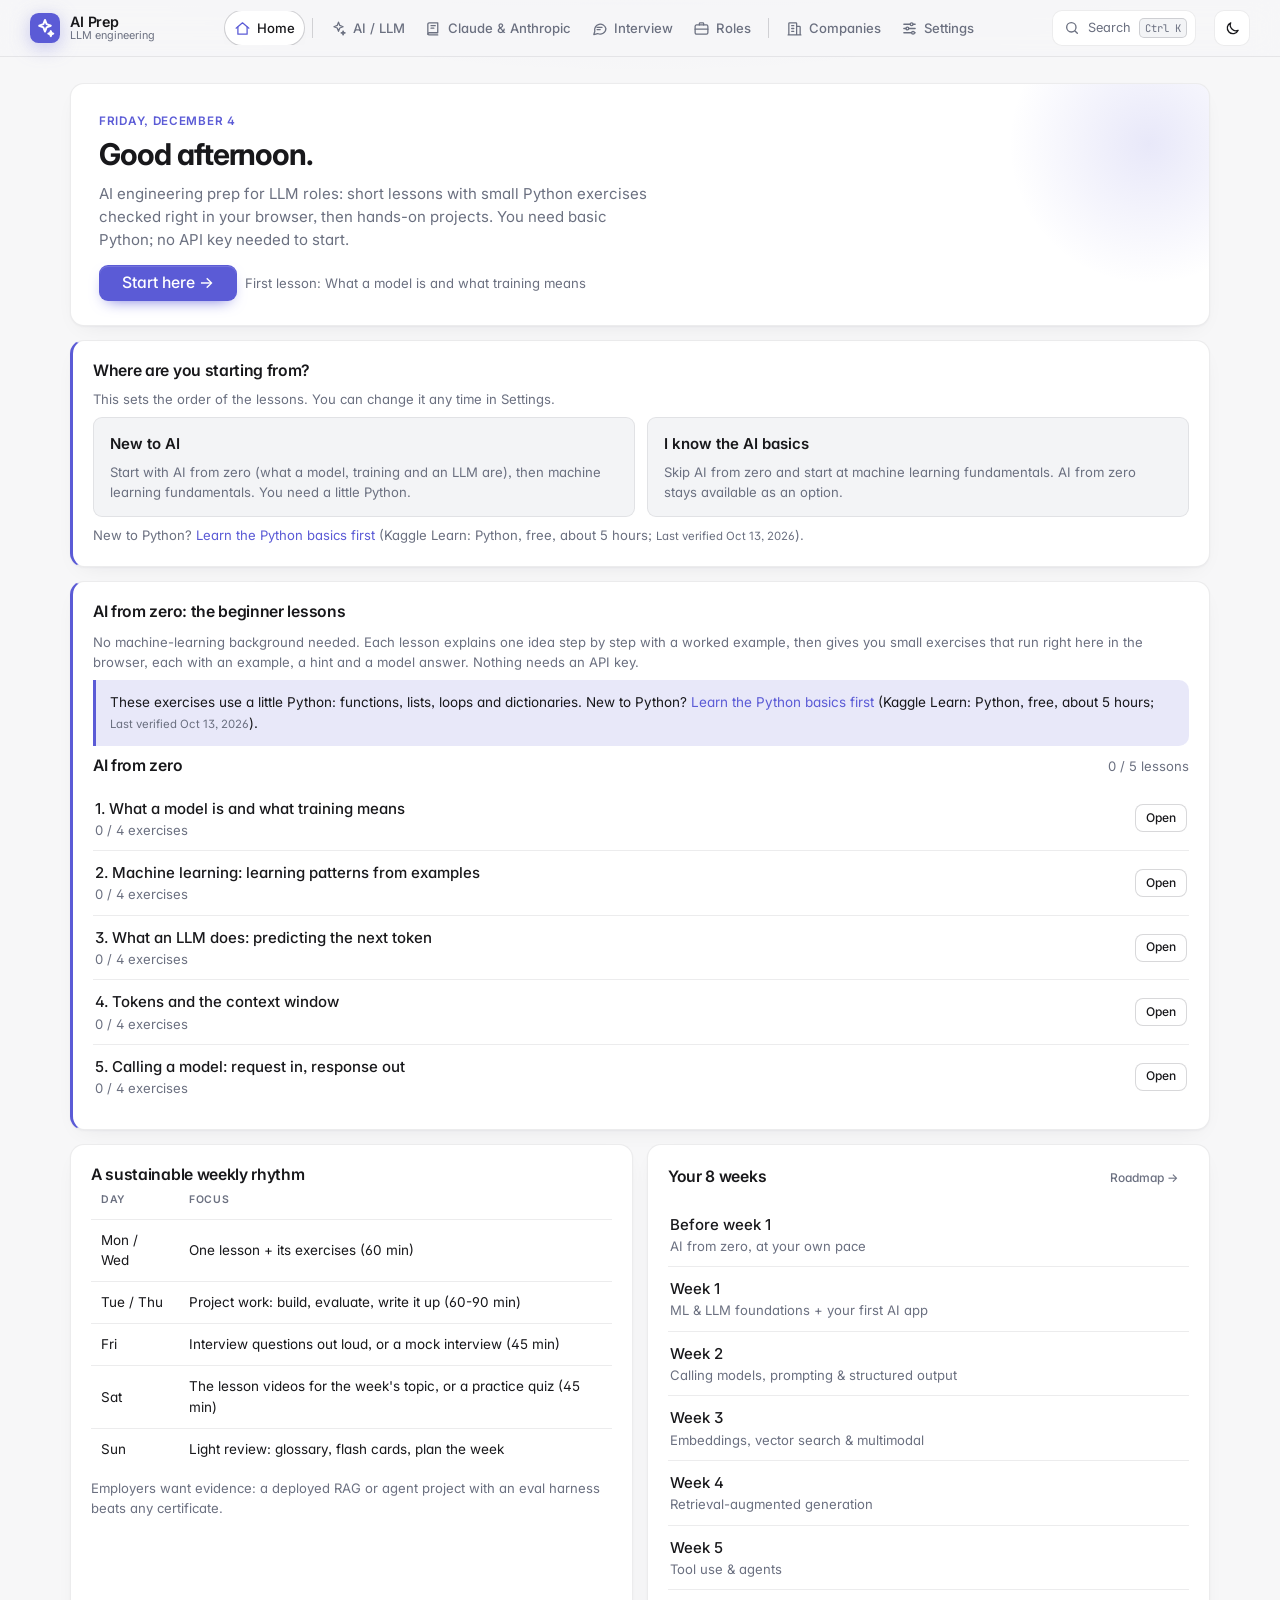
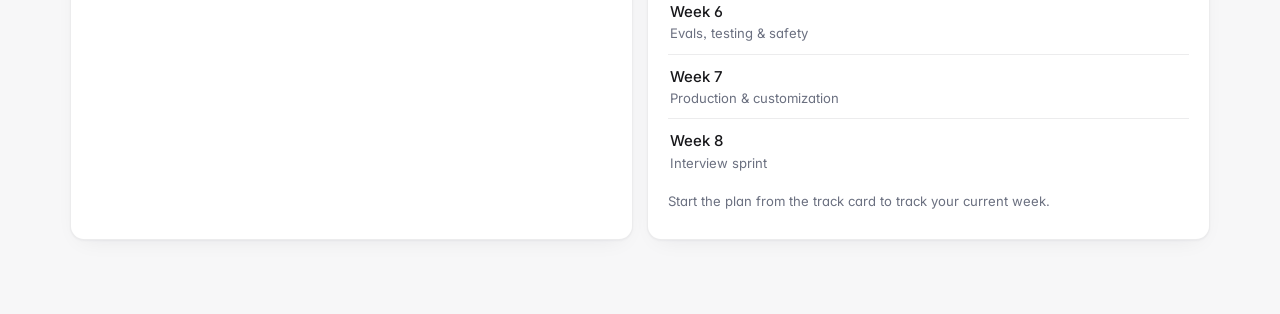
<file: index.html>
<!doctype html>
<html lang="en" data-theme="light">
<head>
<meta charset="utf-8">
<meta name="viewport" content="width=device-width, initial-scale=1">
<title>AI / LLM Prep</title>
<link rel="preconnect" href="https://fonts.googleapis.com">
<link rel="preconnect" href="https://fonts.gstatic.com" crossorigin>
<link rel="stylesheet" href="https://fonts.googleapis.com/css2?family=Inter:wght@400;500;600;700&family=JetBrains+Mono:wght@400;500&display=swap">
<script>
  // Apply the saved theme before first paint so there's no flash.
  (function () {
    var s = {};
    try { s = JSON.parse(localStorage.getItem("ai-prep-v1")) || {}; } catch (e) {}
    var t = s.theme || "system", r = document.documentElement;
    if (t === "system") t = window.matchMedia && matchMedia("(prefers-color-scheme: dark)").matches ? "dark" : "light";
    r.setAttribute("data-theme", t);
    r.setAttribute("data-density", s.density || "comfortable");
    r.style.fontSize = { s: "14px", m: "15px", l: "16.5px" }[s.fontSize || "m"];
    if (s.accent) r.style.setProperty("--accent", s.accent);
  })();
</script>
<link rel="stylesheet" href="style.css">
</head>
<body>
<header class="topbar">
  <div class="topbar-inner">
    <button class="brand" id="brand" title="Go to Home">
      <svg class="logo" viewBox="0 0 28 28" aria-hidden="true"><rect width="28" height="28" rx="8" fill="var(--accent)"/><g transform="translate(4 4) scale(.833)" fill="none" stroke="var(--accent-ink)" stroke-width="2.2" stroke-linecap="round" stroke-linejoin="round"><path d="M12 3l1.8 4.7L18.5 9.5l-4.7 1.8L12 16l-1.8-4.7L5.5 9.5l4.7-1.8z"/><path d="M18.5 15.5l.8 2 2 .8-2 .8-.8 2-.8-2-2-.8 2-.8z"/></g></svg>
      <span class="brand-text"><b>AI Prep</b><small>LLM engineering</small></span>
    </button>
    <nav id="nav" aria-label="Main">
      <button title="Home" data-nav="home" class="active"><svg viewBox="0 0 24 24"><path d="M3 11.5 12 4l9 7.5"/><path d="M5.5 10v10h13V10"/></svg><span>Home</span></button>
      <span class="nav-sep" aria-hidden="true"></span>
      <button title="AI / LLM" data-track="ai"><svg viewBox="0 0 24 24"><path d="M12 3l1.8 4.7L18.5 9.5l-4.7 1.8L12 16l-1.8-4.7L5.5 9.5l4.7-1.8z"/><path d="M18.5 15.5l.8 2 2 .8-2 .8-.8 2-.8-2-2-.8 2-.8z"/></svg><span>AI / LLM</span></button>
      <button title="Claude &amp; Anthropic" data-nav="claude"><svg viewBox="0 0 24 24"><path d="M4 19.5V6a2 2 0 0 1 2-2h12v14H6a2 2 0 0 0-2 2z"/><path d="M4 19.5A1.5 1.5 0 0 0 5.5 21H18M8.5 8h6M8.5 11.5h4"/></svg><span>Claude &amp; Anthropic</span></button>
      <button title="Interview" data-track="interview"><svg viewBox="0 0 24 24"><path d="M21 12a8 8 0 0 1-11.6 7.1L4 20.5l1.4-4.6A8 8 0 1 1 21 12z"/><path d="M8.5 10.5h7M8.5 13.5h4.5"/></svg><span>Interview</span></button>
      <button title="Roles" data-track="roles"><svg viewBox="0 0 24 24"><rect x="3" y="7" width="18" height="13" rx="2"/><path d="M9 7V5a1 1 0 0 1 1-1h4a1 1 0 0 1 1 1v2M3 13h18"/></svg><span>Roles</span></button>
      <span class="nav-sep" aria-hidden="true"></span>
      <button title="Companies" data-nav="companies"><svg viewBox="0 0 24 24"><path d="M4 21V5a1 1 0 0 1 1-1h9a1 1 0 0 1 1 1v16M15 9h4a1 1 0 0 1 1 1v11M3 21h18M8 8h3M8 12h3M8 16h3"/></svg><span>Companies</span></button>
      <button title="Settings" data-nav="settings"><svg viewBox="0 0 24 24"><path d="M4 6h9M17 6h3M4 12h3M11 12h9M4 18h11M19 18h1"/><circle cx="15" cy="6" r="2"/><circle cx="9" cy="12" r="2"/><circle cx="17" cy="18" r="2"/></svg><span>Settings</span></button>
    </nav>
    <button class="search-btn" id="search-open" title="Search (Ctrl+K)" aria-label="Search"><svg viewBox="0 0 24 24"><circle cx="11" cy="11" r="7"/><path d="m20 20-3.5-3.5"/></svg><span>Search</span><kbd>Ctrl K</kbd></button>
    <button class="icon-btn" id="theme-quick" title="Toggle light / dark" aria-label="Toggle light or dark theme"></button>
  </div>
  <nav id="subnav" class="subnav" aria-label="Section" hidden></nav>
</header>
<main id="view"></main>
<script src="tracks.js"></script>
<script src="ai.js"></script>
<script src="ai-more.js"></script>
<script src="ai-zero.js"></script>
<script src="roles.js"></script>
<script src="roles-learn.js"></script>
<script src="trackview.js"></script>
<script src="anthropic.js"></script>
<script src="roleview.js"></script>
<script src="interview.js"></script>
<script src="ibmplaylists.js"></script>
<script src="ibmvideos.js"></script>
<script src="router.js"></script>
<script src="search.js"></script>
<script src="app.js"></script>
</body>
</html>
</file>
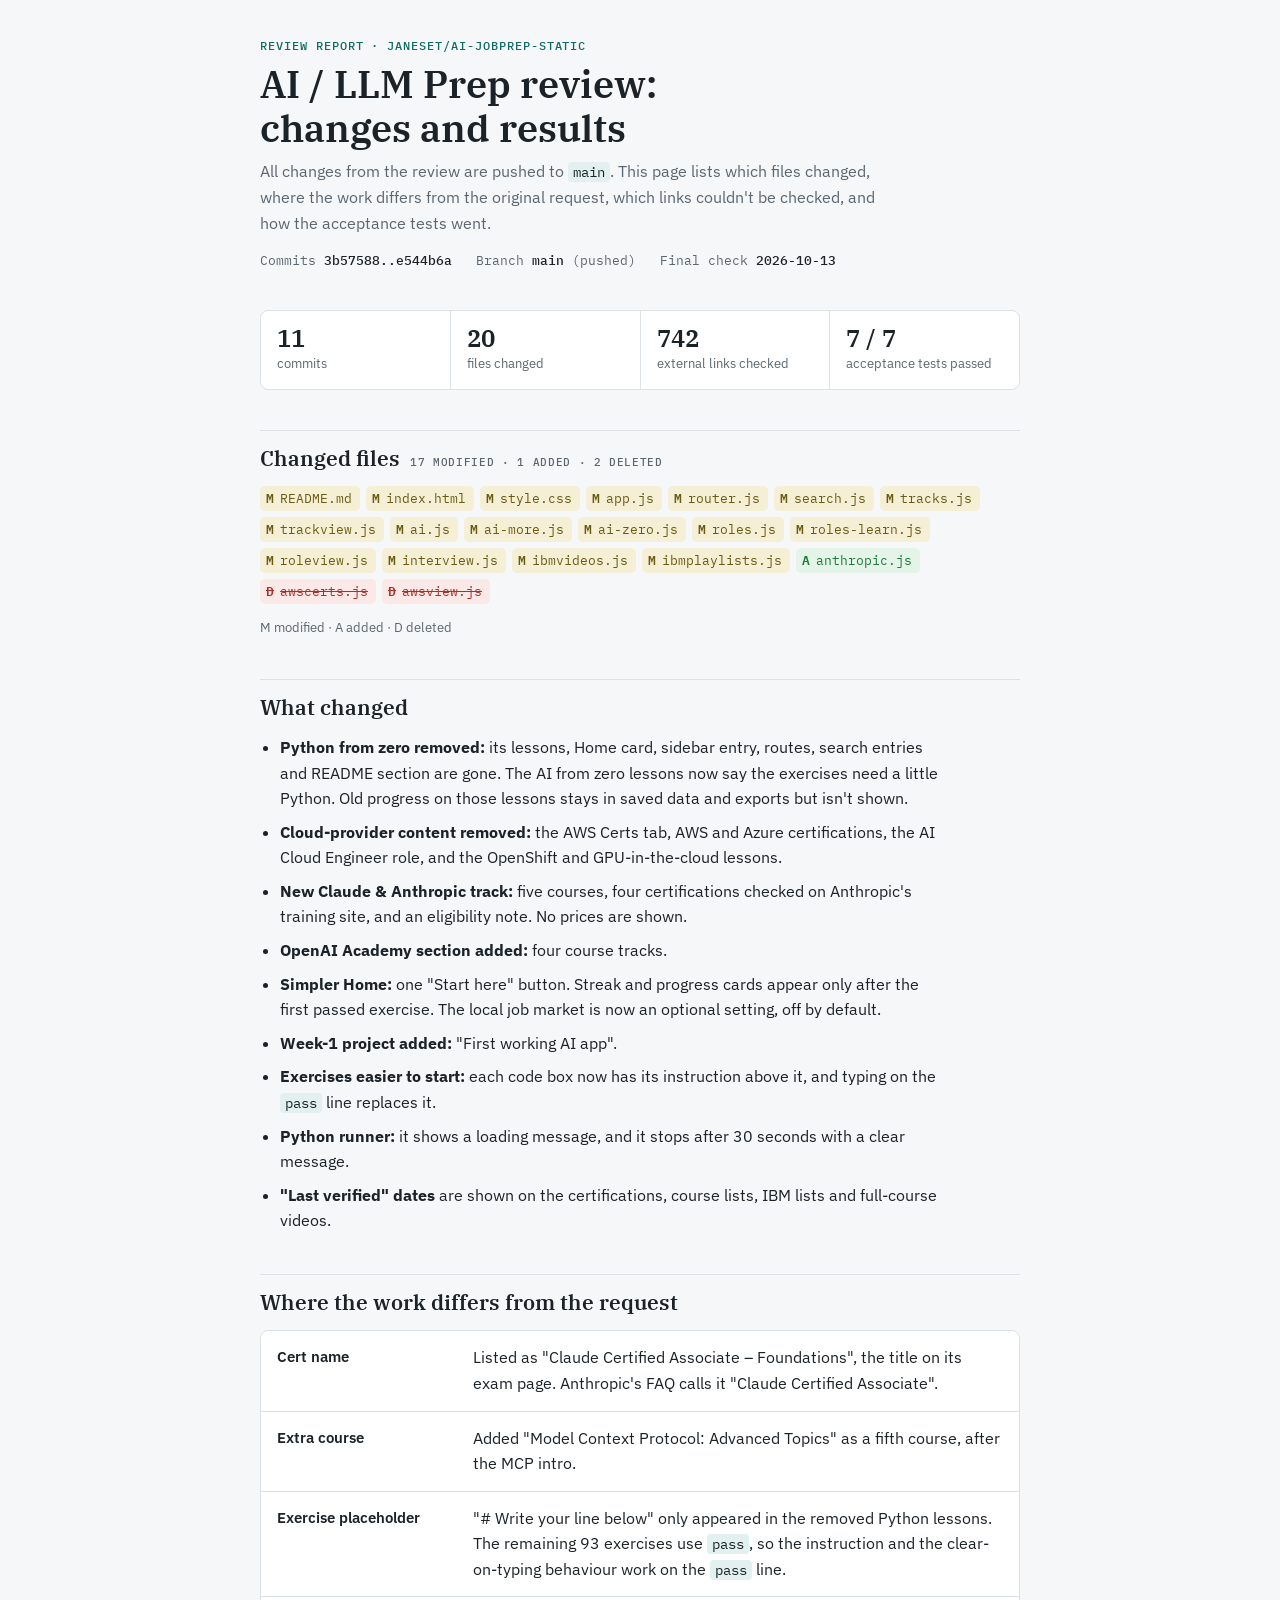
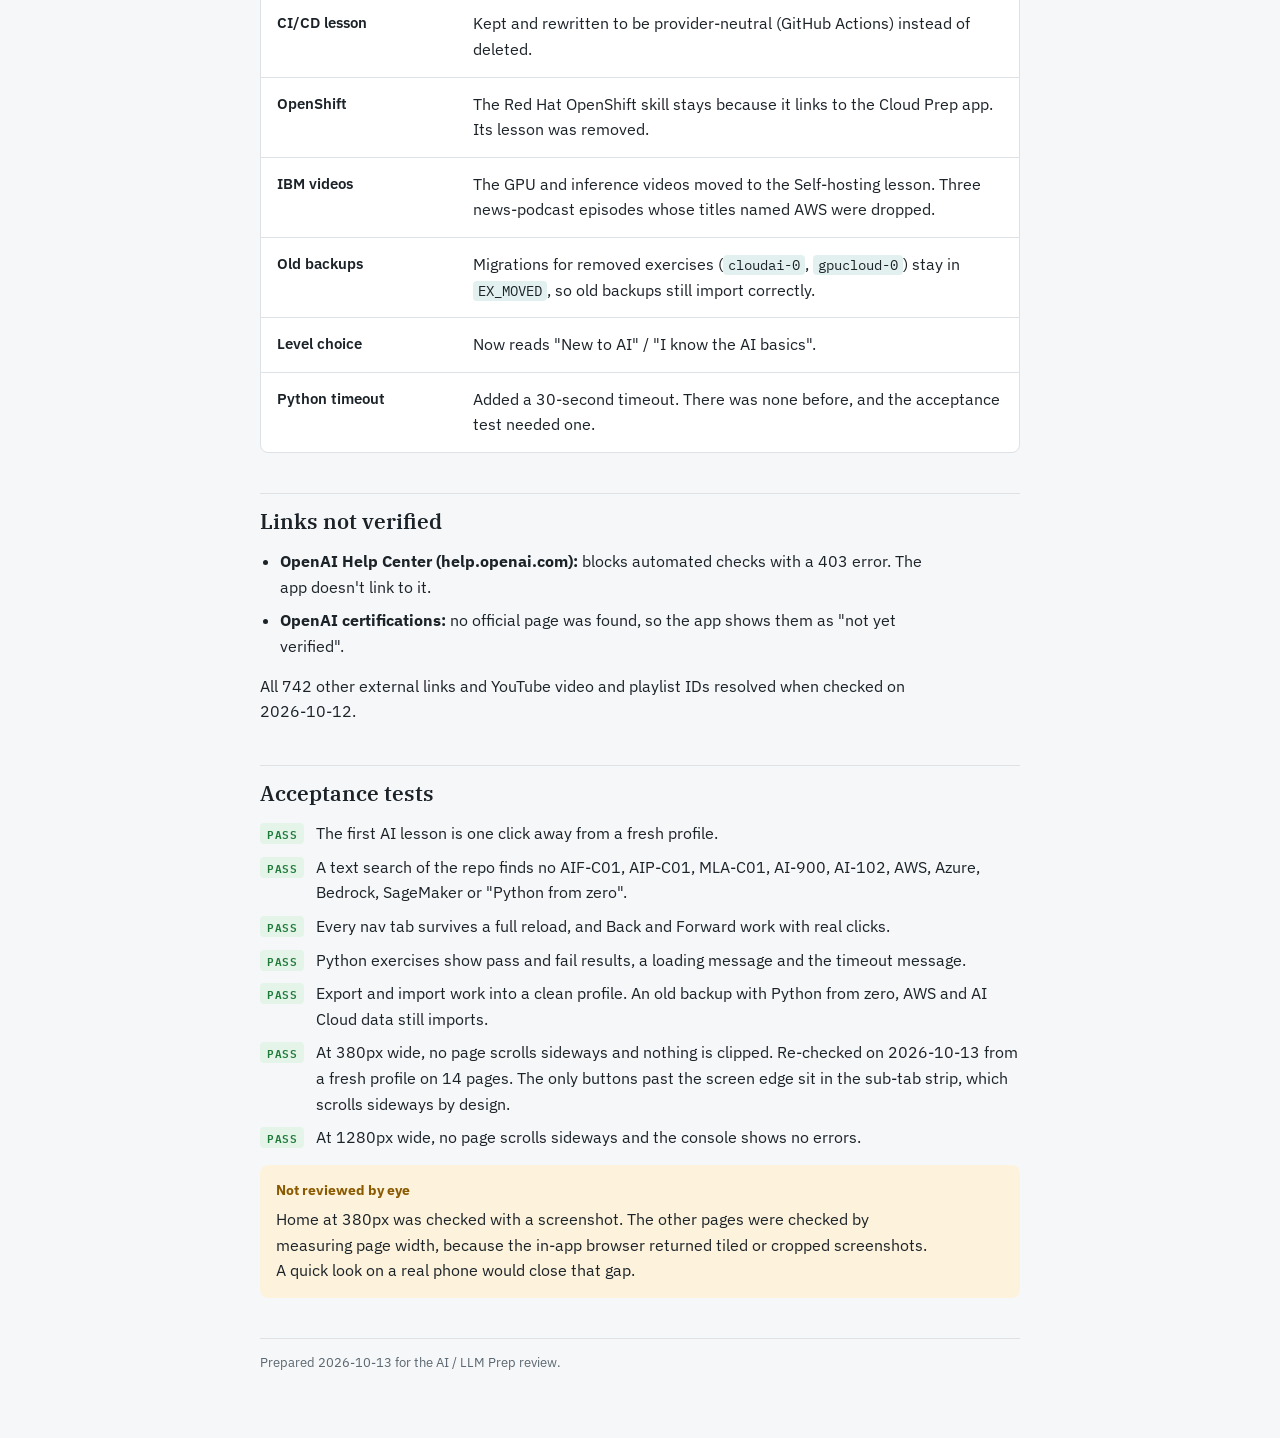
<file: docs/review-report.html>
<!doctype html>
<html lang="en">
<head>
<meta charset="utf-8">
<meta name="viewport" content="width=device-width, initial-scale=1">
<title>AI / LLM Prep Review</title>
<link rel="preconnect" href="https://fonts.googleapis.com">
<link rel="preconnect" href="https://fonts.gstatic.com" crossorigin>
<link rel="stylesheet" href="https://fonts.googleapis.com/css2?family=IBM+Plex+Sans:wght@400;500;600&family=IBM+Plex+Serif:wght@500;600&family=IBM+Plex+Mono:wght@400;500&display=swap">
<style>
/* Layout: one reading column, a summary strip up top, then sections set off by labeled rules (a code review record). */
:root {
  --bg: #f6f7f8;
  --surface: #ffffff;
  --fg: #1b2228;
  --muted: #5a6670;
  --line: #dde2e6;
  --accent: #0f6b66;
  --accent-soft: #e2f1ef;
  --add: #1f7a3a; --add-bg: #e5f4e9;
  --del: #a8322b; --del-bg: #fbe9e7;
  --mod: #6a5a12; --mod-bg: #f5efd6;
  --warn: #8a5a00; --warn-bg: #fdf3dc;
  --display: "IBM Plex Serif", Georgia, "Times New Roman", serif;
  --body: "IBM Plex Sans", system-ui, -apple-system, "Segoe UI", sans-serif;
  --mono: "IBM Plex Mono", ui-monospace, Consolas, monospace;
}
@media (prefers-color-scheme: dark) { :root:not([data-theme="light"]) {
  --bg: #12171b; --surface: #1a2126; --fg: #e3e8eb; --muted: #97a3ab; --line: #2c353c;
  --accent: #5cc4bb; --accent-soft: #173431;
  --add: #7fd497; --add-bg: #19321f; --del: #f19a92; --del-bg: #3a1d1b;
  --mod: #e0cc7a; --mod-bg: #312b14; --warn: #f0c46a; --warn-bg: #352a12;
  color-scheme: dark;
} }
:root[data-theme="dark"] {
  --bg: #12171b; --surface: #1a2126; --fg: #e3e8eb; --muted: #97a3ab; --line: #2c353c;
  --accent: #5cc4bb; --accent-soft: #173431;
  --add: #7fd497; --add-bg: #19321f; --del: #f19a92; --del-bg: #3a1d1b;
  --mod: #e0cc7a; --mod-bg: #312b14; --warn: #f0c46a; --warn-bg: #352a12;
  color-scheme: dark;
}
body { margin: 0; background: var(--bg); color: var(--fg); font: 16px/1.6 var(--body); padding-inline: 16px; padding-block: 40px 64px; }
.wrap { max-width: 760px; margin: 0 auto; display: grid; gap: 40px; }
header { display: grid; gap: 10px; }
.eyebrow { font: 500 12px/1 var(--mono); letter-spacing: .08em; text-transform: uppercase; color: var(--accent); }
h1 { font: 600 clamp(28px, 5vw, 38px)/1.15 var(--display); margin: 0; text-wrap: balance; }
.lede { color: var(--muted); margin: 0; max-width: 62ch; }
code { font: 0.88em var(--mono); background: var(--accent-soft); color: var(--fg); padding: 1px 5px; border-radius: 4px; overflow-wrap: anywhere; }
.facts { display: flex; flex-wrap: wrap; gap: 8px 24px; margin: 6px 0 0; padding: 0; list-style: none; font: 13px/1.4 var(--mono); color: var(--muted); }
.facts b { color: var(--fg); font-weight: 500; }
.summary { display: grid; grid-template-columns: repeat(auto-fit, minmax(150px, 1fr)); gap: 1px; background: var(--line); border: 1px solid var(--line); border-radius: 8px; overflow: hidden; }
.summary div { background: var(--surface); padding: 14px 16px; display: grid; gap: 2px; }
.summary .n { font: 600 24px/1.1 var(--display); font-variant-numeric: tabular-nums; }
.summary .l { font-size: 13px; color: var(--muted); }
section { display: grid; gap: 14px; }
h2 { font: 600 21px/1.3 var(--display); margin: 0; padding-top: 14px; border-top: 1px solid var(--line); display: flex; align-items: baseline; gap: 10px; flex-wrap: wrap; }
h2 .tag { font: 500 11px/1 var(--mono); letter-spacing: .06em; text-transform: uppercase; color: var(--muted); }
p { margin: 0; max-width: 66ch; }
ul.plain { margin: 0; padding-left: 20px; display: grid; gap: 8px; }
ul.plain li { max-width: 66ch; }
.files { display: flex; flex-wrap: wrap; gap: 6px; margin: 0; padding: 0; list-style: none; }
.files li { font: 13px/1 var(--mono); padding: 6px 8px 6px 6px; border-radius: 5px; display: inline-flex; gap: 6px; align-items: center; }
.files li::before { font-weight: 600; width: 1ch; text-align: center; }
.files .M { background: var(--mod-bg); color: var(--mod); } .files .M::before { content: "M"; }
.files .A { background: var(--add-bg); color: var(--add); } .files .A::before { content: "A"; }
.files .D { background: var(--del-bg); color: var(--del); text-decoration: line-through; } .files .D::before { content: "D"; }
.legend { font-size: 13px; color: var(--muted); }
dl.decisions { margin: 0; display: grid; gap: 0; border: 1px solid var(--line); border-radius: 8px; background: var(--surface); overflow: hidden; }
dl.decisions > div { display: grid; grid-template-columns: 11rem 1fr; gap: 4px 20px; padding: 14px 16px; border-top: 1px solid var(--line); }
dl.decisions > div:first-child { border-top: 0; }
dl.decisions dt { font-weight: 600; font-size: 15px; }
dl.decisions dd { margin: 0; min-width: 0; color: var(--fg); }
@media (max-width: 560px) { dl.decisions > div { grid-template-columns: 1fr; } }
.tests { list-style: none; margin: 0; padding: 0; display: grid; gap: 8px; }
.tests li { display: grid; grid-template-columns: auto 1fr; gap: 12px; align-items: start; }
.pill { font: 600 11px/1 var(--mono); letter-spacing: .05em; text-transform: uppercase; padding: 5px 7px; border-radius: 4px; margin-top: 2px; }
.pill.pass { background: var(--add-bg); color: var(--add); }
.pill.part { background: var(--warn-bg); color: var(--warn); }
.pill.na { background: var(--accent-soft); color: var(--accent); }
.note { background: var(--warn-bg); border-radius: 8px; padding: 14px 16px; display: grid; gap: 6px; }
.note strong { color: var(--warn); font-size: 14px; }
footer { font-size: 13px; color: var(--muted); border-top: 1px solid var(--line); padding-top: 14px; }
</style>
</head>
<body>

<div class="wrap">
  <header>
    <div class="eyebrow">Review report · janeset/AI-jobPrep-static</div>
    <h1>AI / LLM Prep review: changes and results</h1>
    <p class="lede">All changes from the review are pushed to <code>main</code>. This page lists which files changed, where the work differs from the original request, which links couldn't be checked, and how the acceptance tests went.</p>
    <ul class="facts">
      <li>Commits <b>3b57588..e544b6a</b></li>
      <li>Branch <b>main</b> (pushed)</li>
      <li>Final check <b>2026-10-13</b></li>
    </ul>
  </header>

  <div class="summary" aria-label="Summary">
    <div><span class="n">11</span><span class="l">commits</span></div>
    <div><span class="n">20</span><span class="l">files changed</span></div>
    <div><span class="n">742</span><span class="l">external links checked</span></div>
    <div><span class="n">7 / 7</span><span class="l">acceptance tests passed</span></div>
  </div>

  <section>
    <h2>Changed files <span class="tag">17 modified · 1 added · 2 deleted</span></h2>
    <ul class="files">
      <li class="M">README.md</li><li class="M">index.html</li><li class="M">style.css</li><li class="M">app.js</li>
      <li class="M">router.js</li><li class="M">search.js</li><li class="M">tracks.js</li><li class="M">trackview.js</li>
      <li class="M">ai.js</li><li class="M">ai-more.js</li><li class="M">ai-zero.js</li><li class="M">roles.js</li>
      <li class="M">roles-learn.js</li><li class="M">roleview.js</li><li class="M">interview.js</li>
      <li class="M">ibmvideos.js</li><li class="M">ibmplaylists.js</li>
      <li class="A">anthropic.js</li>
      <li class="D">awscerts.js</li><li class="D">awsview.js</li>
    </ul>
    <p class="legend">M modified · A added · D deleted</p>
  </section>

  <section>
    <h2>What changed</h2>
    <ul class="plain">
      <li><strong>Python from zero removed:</strong> its lessons, Home card, sidebar entry, routes, search entries and README section are gone. The AI from zero lessons now say the exercises need a little Python. Old progress on those lessons stays in saved data and exports but isn't shown.</li>
      <li><strong>Cloud-provider content removed:</strong> the AWS Certs tab, AWS and Azure certifications, the AI Cloud Engineer role, and the OpenShift and GPU-in-the-cloud lessons.</li>
      <li><strong>New Claude &amp; Anthropic track:</strong> five courses, four certifications checked on Anthropic's training site, and an eligibility note. No prices are shown.</li>
      <li><strong>OpenAI Academy section added:</strong> four course tracks.</li>
      <li><strong>Simpler Home:</strong> one "Start here" button. Streak and progress cards appear only after the first passed exercise. The local job market is now an optional setting, off by default.</li>
      <li><strong>Week-1 project added:</strong> "First working AI app".</li>
      <li><strong>Exercises easier to start:</strong> each code box now has its instruction above it, and typing on the <code>pass</code> line replaces it.</li>
      <li><strong>Python runner:</strong> it shows a loading message, and it stops after 30 seconds with a clear message.</li>
      <li><strong>"Last verified" dates</strong> are shown on the certifications, course lists, IBM lists and full-course videos.</li>
    </ul>
  </section>

  <section>
    <h2>Where the work differs from the request</h2>
    <dl class="decisions">
      <div><dt>Cert name</dt><dd>Listed as "Claude Certified Associate – Foundations", the title on its exam page. Anthropic's FAQ calls it "Claude Certified Associate".</dd></div>
      <div><dt>Extra course</dt><dd>Added "Model Context Protocol: Advanced Topics" as a fifth course, after the MCP intro.</dd></div>
      <div><dt>Exercise placeholder</dt><dd>"# Write your line below" only appeared in the removed Python lessons. The remaining 93 exercises use <code>pass</code>, so the instruction and the clear-on-typing behaviour work on the <code>pass</code> line.</dd></div>
      <div><dt>CI/CD lesson</dt><dd>Kept and rewritten to be provider-neutral (GitHub Actions) instead of deleted.</dd></div>
      <div><dt>OpenShift</dt><dd>The Red Hat OpenShift skill stays because it links to the Cloud Prep app. Its lesson was removed.</dd></div>
      <div><dt>IBM videos</dt><dd>The GPU and inference videos moved to the Self-hosting lesson. Three news-podcast episodes whose titles named AWS were dropped.</dd></div>
      <div><dt>Old backups</dt><dd>Migrations for removed exercises (<code>cloudai-0</code>, <code>gpucloud-0</code>) stay in <code>EX_MOVED</code>, so old backups still import correctly.</dd></div>
      <div><dt>Level choice</dt><dd>Now reads "New to AI" / "I know the AI basics".</dd></div>
      <div><dt>Python timeout</dt><dd>Added a 30-second timeout. There was none before, and the acceptance test needed one.</dd></div>
    </dl>
  </section>

  <section>
    <h2>Links not verified</h2>
    <ul class="plain">
      <li><strong>OpenAI Help Center (help.openai.com):</strong> blocks automated checks with a 403 error. The app doesn't link to it.</li>
      <li><strong>OpenAI certifications:</strong> no official page was found, so the app shows them as "not yet verified".</li>
    </ul>
    <p>All 742 other external links and YouTube video and playlist IDs resolved when checked on 2026-10-12.</p>
  </section>

  <section>
    <h2>Acceptance tests</h2>
    <ul class="tests">
      <li><span class="pill pass">Pass</span><span>The first AI lesson is one click away from a fresh profile.</span></li>
      <li><span class="pill pass">Pass</span><span>A text search of the repo finds no AIF-C01, AIP-C01, MLA-C01, AI-900, AI-102, AWS, Azure, Bedrock, SageMaker or "Python from zero".</span></li>
      <li><span class="pill pass">Pass</span><span>Every nav tab survives a full reload, and Back and Forward work with real clicks.</span></li>
      <li><span class="pill pass">Pass</span><span>Python exercises show pass and fail results, a loading message and the timeout message.</span></li>
      <li><span class="pill pass">Pass</span><span>Export and import work into a clean profile. An old backup with Python from zero, AWS and AI Cloud data still imports.</span></li>
      <li><span class="pill pass">Pass</span><span>At 380px wide, no page scrolls sideways and nothing is clipped. Re-checked on 2026-10-13 from a fresh profile on 14 pages. The only buttons past the screen edge sit in the sub-tab strip, which scrolls sideways by design.</span></li>
      <li><span class="pill pass">Pass</span><span>At 1280px wide, no page scrolls sideways and the console shows no errors.</span></li>
    </ul>
    <div class="note">
      <strong>Not reviewed by eye</strong>
      <p>Home at 380px was checked with a screenshot. The other pages were checked by measuring page width, because the in-app browser returned tiled or cropped screenshots. A quick look on a real phone would close that gap.</p>
    </div>
  </section>

  <footer>Prepared 2026-10-13 for the AI / LLM Prep review.</footer>
</div>
</body>
</html>
</file>
<file: style.css>
/* ===========================================================
   Design tokens. Every theme sets the same variables; components
   only ever read tokens, so themes and accent overrides just work.
   =========================================================== */
:root {
  --font: "Inter", ui-sans-serif, system-ui, -apple-system, "Segoe UI", sans-serif;
  --mono: "JetBrains Mono", ui-monospace, "Cascadia Code", Consolas, monospace;
  --radius: 14px; --radius-sm: 9px;
  --pad: 20px; --gap: 14px;
}
[data-density="compact"] { --pad: 14px; --gap: 10px; }

/* Paper (light) */
[data-theme="light"] {
  --bg: #f7f7f8; --surface: #ffffff; --surface-2: #f3f4f6; --text: #18181b; --muted: #6b7080;
  --line: rgba(15, 18, 30, .08); --line-strong: rgba(15, 18, 30, .16);
  --accent: #5b5bd6; --accent-ink: #ffffff;
  --ok: #16a34a; --warn: #d97706; --bad: #dc2626;
  --code-bg: #f6f7f9; --code-text: #24292f;
  --shadow: 0 1px 2px rgba(16, 24, 40, .04), 0 8px 24px -12px rgba(16, 24, 40, .10);
  color-scheme: light;
}
/* Graphite (dark) */
[data-theme="dark"] {
  --bg: #0b0c0e; --surface: #131418; --surface-2: #1b1c21; --text: #ececef; --muted: #8d8f9a;
  --line: rgba(255, 255, 255, .07); --line-strong: rgba(255, 255, 255, .14);
  --accent: #7c7cf6; --accent-ink: #ffffff;
  --ok: #4ade80; --warn: #fbbf24; --bad: #f87171;
  --code-bg: #0f1013; --code-text: #d7dae0;
  --shadow: inset 0 1px 0 rgba(255, 255, 255, .03), 0 8px 24px -12px rgba(0, 0, 0, .6);
  color-scheme: dark;
}
/* Midnight (deep blue) */
[data-theme="midnight"] {
  --bg: #060a16; --surface: #0c1224; --surface-2: #131b33; --text: #e5eaf5; --muted: #8a95b2;
  --line: rgba(160, 180, 255, .09); --line-strong: rgba(160, 180, 255, .18);
  --accent: #4f8cff; --accent-ink: #ffffff;
  --ok: #34d399; --warn: #fbbf24; --bad: #fb7185;
  --code-bg: #080d1c; --code-text: #d5ddf2;
  --shadow: inset 0 1px 0 rgba(255, 255, 255, .03), 0 10px 30px -12px rgba(0, 0, 0, .7);
  color-scheme: dark;
}
/* Nord */
[data-theme="nord"] {
  --bg: #2e3440; --surface: #353c4a; --surface-2: #3b4252; --text: #eceff4; --muted: #a7b0c2;
  --line: rgba(236, 239, 244, .08); --line-strong: rgba(236, 239, 244, .16);
  --accent: #88c0d0; --accent-ink: #2e3440;
  --ok: #a3be8c; --warn: #ebcb8b; --bad: #bf616a;
  --code-bg: #2b303b; --code-text: #e5e9f0;
  --shadow: inset 0 1px 0 rgba(255, 255, 255, .03), 0 8px 24px -14px rgba(0, 0, 0, .5);
  color-scheme: dark;
}
/* Sand (warm light) */
[data-theme="sand"] {
  --bg: #f6f2ea; --surface: #fffdf8; --surface-2: #f1ebdf; --text: #2a251e; --muted: #7b6f60;
  --line: rgba(70, 50, 20, .10); --line-strong: rgba(70, 50, 20, .20);
  --accent: #c2541b; --accent-ink: #ffffff;
  --ok: #4d7c0f; --warn: #b45309; --bad: #b91c1c;
  --code-bg: #f3eee3; --code-text: #3b3329;
  --shadow: 0 1px 2px rgba(60, 40, 10, .05), 0 10px 24px -14px rgba(60, 40, 10, .18);
  color-scheme: light;
}
/* Forest (dark green) */
[data-theme="forest"] {
  --bg: #0a120e; --surface: #101a15; --surface-2: #16221c; --text: #e2ece6; --muted: #8ea398;
  --line: rgba(190, 255, 220, .08); --line-strong: rgba(190, 255, 220, .16);
  --accent: #34d399; --accent-ink: #052e1c;
  --ok: #4ade80; --warn: #facc15; --bad: #f87171;
  --code-bg: #0b1410; --code-text: #d6e6dc;
  --shadow: inset 0 1px 0 rgba(255, 255, 255, .03), 0 8px 24px -12px rgba(0, 0, 0, .6);
  color-scheme: dark;
}
/* Rosé (soft light) */
[data-theme="rose"] {
  --bg: #fcf6f7; --surface: #ffffff; --surface-2: #f8eef0; --text: #2b1d22; --muted: #8b7079;
  --line: rgba(90, 20, 40, .08); --line-strong: rgba(90, 20, 40, .16);
  --accent: #db2763; --accent-ink: #ffffff;
  --ok: #15803d; --warn: #c2410c; --bad: #be123c;
  --code-bg: #fbf3f5; --code-text: #3a2830;
  --shadow: 0 1px 2px rgba(90, 20, 40, .04), 0 10px 24px -14px rgba(90, 20, 40, .14);
  color-scheme: light;
}
/* High contrast */
[data-theme="contrast"] {
  --bg: #000000; --surface: #0a0a0a; --surface-2: #161616; --text: #ffffff; --muted: #c8c8c8;
  --line: rgba(255, 255, 255, .28); --line-strong: rgba(255, 255, 255, .55);
  --accent: #ffd60a; --accent-ink: #000000;
  --ok: #5cff8a; --warn: #ffd60a; --bad: #ff6b6b;
  --code-bg: #000000; --code-text: #ffffff;
  --shadow: none;
  color-scheme: dark;
}
/* Derived tokens follow the accent automatically (including user overrides). */
:root, [data-theme] {
  --accent-soft: color-mix(in srgb, var(--accent) 14%, transparent);
  --accent-line: color-mix(in srgb, var(--accent) 40%, transparent);
  --hover: color-mix(in srgb, var(--text) 5%, transparent);
}

/* ===========================================================
   Base
   =========================================================== */
* { box-sizing: border-box; }
html { -webkit-text-size-adjust: 100%; }
body {
  margin: 0; color: var(--text); font-family: var(--font); font-size: 1rem; line-height: 1.55;
  font-feature-settings: "cv11", "ss01", "ss03"; -webkit-font-smoothing: antialiased;
  background:
    radial-gradient(1100px 420px at 50% -220px, color-mix(in srgb, var(--accent) 13%, transparent), transparent 70%),
    var(--bg);
  background-attachment: fixed;
  min-height: 100vh;
}
::selection { background: var(--accent-soft); }
a { color: var(--accent); text-decoration: none; }
a:hover { text-decoration: underline; text-underline-offset: 3px; }
h1, h2, h3 { letter-spacing: -0.02em; line-height: 1.25; }
h2 { font-size: 1.6rem; font-weight: 650; margin: 4px 0 6px; }
h3 { font-size: 1.05rem; font-weight: 600; margin: 18px 0 8px; }
h2 .muted { font-size: 1rem; font-weight: 500; letter-spacing: 0; }
p { margin: 8px 0; }
.muted { color: var(--muted); font-size: .875rem; }
code { font-family: var(--mono); font-size: .85em; background: var(--surface-2); border: 1px solid var(--line); padding: 1px 5px; border-radius: 6px; }
b, strong { font-weight: 600; }
ul, ol { padding-left: 1.3em; } li { margin: 4px 0; }
:focus-visible { outline: 2px solid var(--accent); outline-offset: 2px; }

/* ===========================================================
   Top bar & navigation
   =========================================================== */
.topbar {
  position: sticky; top: 0; z-index: 20;
  background: color-mix(in srgb, var(--bg) 78%, transparent);
  backdrop-filter: saturate(160%) blur(14px); -webkit-backdrop-filter: saturate(160%) blur(14px);
  border-bottom: 1px solid var(--line);
}
/* Wider than main (1180px) so all nav labels fit beside the brand and search. */
.topbar-inner { max-width: 1260px; margin: 0 auto; padding: 10px 20px; display: flex; align-items: center; gap: 18px; }
.brand { display: flex; align-items: center; gap: 10px; border: 0; background: none; padding: 0; cursor: pointer; color: var(--text); font: inherit; text-align: left; flex-shrink: 0; }
.logo { width: 30px; height: 30px; display: block; filter: drop-shadow(0 4px 10px color-mix(in srgb, var(--accent) 35%, transparent)); }
.brand-text { display: flex; flex-direction: column; line-height: 1.15; }
.brand-text b { font-size: .95rem; letter-spacing: -0.01em; }
.brand-text small { font-size: .72rem; color: var(--muted); }
nav#nav { display: flex; gap: 2px; flex: 1; overflow-x: auto; scrollbar-width: none; }
/* Auto margins centre the buttons when they fit; unlike justify-content: center they never clip the first ones when they don't. */
nav#nav > :first-child { margin-left: auto; }
nav#nav > :last-child { margin-right: auto; }
nav#nav::-webkit-scrollbar { display: none; }
/* A fade on the edge with more tabs behind it (set by navEdges in trackview.js). */
nav#nav.more-right { -webkit-mask-image: linear-gradient(to right, #000 calc(100% - 28px), transparent); mask-image: linear-gradient(to right, #000 calc(100% - 28px), transparent); }
nav#nav.more-left { -webkit-mask-image: linear-gradient(to left, #000 calc(100% - 28px), transparent); mask-image: linear-gradient(to left, #000 calc(100% - 28px), transparent); }
nav#nav.more-left.more-right { -webkit-mask-image: linear-gradient(to right, transparent, #000 28px, #000 calc(100% - 28px), transparent); mask-image: linear-gradient(to right, transparent, #000 28px, #000 calc(100% - 28px), transparent); }
nav#nav button {
  display: inline-flex; align-items: center; gap: 6px; border: 0; background: none; color: var(--muted);
  padding: 7px 9px; border-radius: 999px; cursor: pointer; font: inherit; font-size: .875rem; font-weight: 500; white-space: nowrap;
  transition: background .15s, color .15s;
}
nav#nav button:hover { color: var(--text); background: var(--hover); }
nav#nav button.active { color: var(--text); background: var(--surface); box-shadow: 0 0 0 1px var(--line-strong), var(--shadow); }
nav#nav button.active svg { color: var(--accent); }
nav#nav svg, .icon-btn svg { width: 17px; height: 17px; fill: none; stroke: currentColor; stroke-width: 1.8; stroke-linecap: round; stroke-linejoin: round; flex-shrink: 0; }
.icon-btn { display: grid; place-items: center; width: 36px; height: 36px; border-radius: 10px; border: 1px solid var(--line); background: var(--surface); color: var(--text); cursor: pointer; flex-shrink: 0; transition: border-color .15s, transform .15s; }
.icon-btn:hover { border-color: var(--line-strong); transform: rotate(-12deg); }
@media (max-width: 1130px) { nav#nav button span { display: none; } nav#nav button { padding: 8px 11px; } }
@media (max-width: 640px) {
  .brand-text { display: none; }
  .topbar-inner { gap: 8px; padding: 8px 12px; }
}

/* ===========================================================
   Layout & surfaces
   =========================================================== */
main { max-width: 1180px; margin: 0 auto; padding: 26px 20px 60px; animation: fade-in .25s ease; }
@keyframes fade-in { from { opacity: 0; transform: translateY(4px); } to { opacity: 1; transform: none; } }
.card {
  background: var(--surface); border: 1px solid var(--line); border-radius: var(--radius);
  padding: var(--pad); margin-bottom: var(--gap); box-shadow: var(--shadow);
}
.card > h3:first-child { margin-top: 0; }
.grid { display: grid; gap: var(--gap); grid-template-columns: repeat(auto-fit, minmax(210px, 1fr)); margin-bottom: var(--gap); }
.grid .card { margin-bottom: 0; }
@media (max-width: 640px) { .grid { grid-template-columns: repeat(2, minmax(0, 1fr)); } .stat { font-size: 1.5rem; } }
.cols-2 { display: grid; gap: var(--gap); grid-template-columns: minmax(0, 1fr) minmax(0, 1fr); }
@media (max-width: 860px) { .cols-2 { grid-template-columns: minmax(0, 1fr); } }
.row { display: flex; gap: 8px; flex-wrap: wrap; align-items: center; }
.row.between { justify-content: space-between; }
.section-head { display: flex; justify-content: space-between; align-items: baseline; gap: 12px; flex-wrap: wrap; margin-bottom: 10px; }
.section-head h3 { margin: 0; }
.page-head { margin-bottom: 18px; }
.page-head p { margin: 0; }

/* Stats */
.stat { font-size: 1.85rem; font-weight: 650; letter-spacing: -0.03em; font-variant-numeric: tabular-nums; line-height: 1.15; margin: 4px 0 2px; }
.stat small { font-size: .95rem; color: var(--muted); font-weight: 500; letter-spacing: 0; }
.label { font-size: .75rem; font-weight: 600; letter-spacing: .06em; text-transform: uppercase; color: var(--muted); }
.bar { height: 6px; border-radius: 99px; background: var(--surface-2); overflow: hidden; margin-top: 10px; box-shadow: inset 0 0 0 1px var(--line); }
.bar > i { display: block; height: 100%; border-radius: inherit; background: linear-gradient(90deg, color-mix(in srgb, var(--accent) 70%, var(--text) 0%), var(--accent)); transition: width .4s ease; }

/* Hero on Today */
.hero { display: flex; justify-content: space-between; align-items: center; gap: 24px; padding: calc(var(--pad) + 8px); position: relative; overflow: hidden; }
.hero::after { content: ""; position: absolute; right: -80px; top: -80px; width: 280px; height: 280px; border-radius: 50%; background: radial-gradient(closest-side, var(--accent-soft), transparent); pointer-events: none; }
.hero h1 { font-size: 2rem; font-weight: 700; margin: 6px 0 6px; letter-spacing: -0.035em; }
.hero p { color: var(--muted); max-width: 560px; }
.eyebrow { font-size: .78rem; font-weight: 600; letter-spacing: .06em; text-transform: uppercase; color: var(--accent); }
.ring { position: relative; width: 132px; height: 132px; flex-shrink: 0; z-index: 1; }
.ring svg { width: 100%; height: 100%; transform: rotate(-90deg); }
.ring .track { stroke: var(--surface-2); }
.ring .prog { stroke: var(--accent); transition: stroke-dashoffset .6s ease; }
.ring-label { position: absolute; inset: 0; display: grid; place-content: center; text-align: center; }
.ring-label b { font-size: 1.6rem; letter-spacing: -0.03em; font-variant-numeric: tabular-nums; }
.ring-label span { font-size: .72rem; color: var(--muted); }
@media (max-width: 640px) { .hero { flex-direction: column; align-items: flex-start; } .hero h1 { font-size: 1.6rem; } }

/* Compact list (reviews etc.) */
.list { display: flex; flex-direction: column; }
.li { display: flex; justify-content: space-between; align-items: center; gap: 10px; padding: 10px 2px; border-bottom: 1px solid var(--line); }
.li:last-child { border-bottom: 0; }
.li .t { font-weight: 500; }
.li a { color: var(--text); } .li a:hover { color: var(--accent); }
.empty { text-align: center; padding: 22px 10px; color: var(--muted); font-size: .9rem; }
.empty .big { font-size: 1.6rem; display: block; margin-bottom: 4px; }

/* ===========================================================
   Controls
   =========================================================== */
.btn, select, input, textarea {
  font: inherit; font-size: .875rem; color: var(--text); background: var(--surface);
  border: 1px solid var(--line-strong); border-radius: var(--radius-sm); padding: 7px 12px;
  transition: border-color .15s, box-shadow .15s, background .15s, transform .05s;
}
input, select { height: 36px; max-width: 100%; }
#p-sel { width: min(340px, 100%); }
input[type="range"] { height: auto; padding: 0; border: 0; accent-color: var(--accent); background: none; }
input[type="file"] { display: none; }
select { padding-right: 30px; appearance: none; cursor: pointer;
  background-image: linear-gradient(45deg, transparent 50%, var(--muted) 50%), linear-gradient(135deg, var(--muted) 50%, transparent 50%);
  background-position: calc(100% - 15px) 52%, calc(100% - 10px) 52%; background-size: 5px 5px; background-repeat: no-repeat; }
input:focus, select:focus, textarea:focus { outline: none; border-color: var(--accent); box-shadow: 0 0 0 3px var(--accent-soft); }
input::placeholder, textarea::placeholder { color: var(--muted); }
textarea { width: 100%; font-family: var(--mono); font-size: .84rem; line-height: 1.55; background: var(--code-bg); color: var(--code-text); resize: vertical; tab-size: 4; }
.btn { display: inline-flex; align-items: center; justify-content: center; gap: 6px; height: 36px; cursor: pointer; font-weight: 500; background: var(--surface); white-space: nowrap; text-decoration: none !important; color: var(--text); }
.btn:hover { background: var(--surface-2); border-color: var(--line-strong); }
.btn:active { transform: translateY(1px); }
.btn:disabled { cursor: default; opacity: .55; transform: none; }
.btn.primary { background: var(--accent); border-color: transparent; color: var(--accent-ink); box-shadow: 0 1px 0 rgba(255,255,255,.15) inset, 0 6px 16px -8px var(--accent); }
.btn.primary:hover { background: color-mix(in srgb, var(--accent) 88%, var(--text)); }
.btn.primary:disabled { opacity: 1; }
.btn.ghost { background: transparent; border-color: transparent; color: var(--muted); }
.btn.ghost:hover { background: var(--hover); color: var(--text); }
.btn.small { height: 28px; padding: 0 10px; font-size: .8rem; border-radius: 8px; }
.btn.danger:hover { color: var(--bad); border-color: color-mix(in srgb, var(--bad) 45%, transparent); }
.toolbar { display: flex; gap: 8px; flex-wrap: wrap; align-items: center; }
.toolbar input { flex: 1; min-width: 180px; }
.search { position: relative; flex: 1; min-width: 200px; display: flex; }
.search input { width: 100%; padding-left: 34px; }
.search svg { position: absolute; left: 11px; top: 50%; transform: translateY(-50%); width: 15px; height: 15px; fill: none; stroke: var(--muted); stroke-width: 2; stroke-linecap: round; }

/* Segmented control */
.seg { display: inline-flex; background: var(--surface-2); border: 1px solid var(--line); border-radius: 10px; padding: 3px; gap: 2px; }
.seg button { border: 0; background: none; color: var(--muted); font: inherit; font-size: .82rem; font-weight: 500; padding: 5px 12px; border-radius: 7px; cursor: pointer; }
.seg button:hover { color: var(--text); }
.seg button.on { background: var(--surface); color: var(--text); box-shadow: 0 0 0 1px var(--line), 0 1px 3px rgba(0,0,0,.08); }

/* Badges */
.badge, .pill { display: inline-flex; align-items: center; gap: 5px; height: 22px; padding: 0 9px; border-radius: 99px; font-size: .74rem; font-weight: 600; white-space: nowrap;
  background: var(--surface-2); color: var(--muted); border: 1px solid var(--line); }
.badge::before { content: ""; width: 6px; height: 6px; border-radius: 50%; background: currentColor; opacity: .9; }
.badge.plain::before, .pill::before { display: none; }
.badge.E, .badge.done { color: var(--ok); background: color-mix(in srgb, var(--ok) 12%, transparent); border-color: color-mix(in srgb, var(--ok) 22%, transparent); }
.badge.M, .badge.due { color: var(--warn); background: color-mix(in srgb, var(--warn) 12%, transparent); border-color: color-mix(in srgb, var(--warn) 24%, transparent); }
.badge.H { color: var(--bad); background: color-mix(in srgb, var(--bad) 11%, transparent); border-color: color-mix(in srgb, var(--bad) 22%, transparent); }
.badge.accent { color: var(--accent); background: var(--accent-soft); border-color: var(--accent-line); }
.E { color: var(--ok); } .M { color: var(--warn); } .H { color: var(--bad); }
.s-solved { color: var(--ok); font-weight: 600; } .s-review { color: var(--warn); font-weight: 600; }
.tag { display: inline-flex; align-items: center; height: 24px; padding: 0 9px; margin: 3px 4px 3px 0; border-radius: 7px; font-size: .78rem; font-weight: 500; background: var(--surface-2); border: 1px solid var(--line); color: var(--text); }

/* ===========================================================
   Tables
   =========================================================== */
table { width: 100%; border-collapse: separate; border-spacing: 0; font-size: .9rem; }
th { text-align: left; font-size: .7rem; font-weight: 600; letter-spacing: .07em; text-transform: uppercase; color: var(--muted); padding: 0 10px 10px; border-bottom: 1px solid var(--line); }
td { padding: 10px; border-bottom: 1px solid var(--line); vertical-align: middle; }
tr:last-child td { border-bottom: 0; }
tbody tr, table tr { transition: background .12s; }
table tr:hover td { background: var(--hover); }
table tr:hover td:first-child { border-radius: 8px 0 0 8px; } table tr:hover td:last-child { border-radius: 0 8px 8px 0; }
td:first-child a { color: var(--text); font-weight: 500; } td:first-child a:hover { color: var(--accent); }
td.actions { text-align: right; white-space: nowrap; }
td.actions .btn { margin-left: 4px; }
.table-wrap { overflow-x: auto; margin: 0 calc(var(--pad) * -0.4); }
@media (max-width: 700px) { td.hide-sm, th.hide-sm { display: none; } td.actions { white-space: normal; } }

/* ===========================================================
   Code & output
   =========================================================== */
pre { background: var(--code-bg); color: var(--code-text); border: 1px solid var(--line); padding: 14px 16px; border-radius: 11px; overflow: auto; font: .84rem/1.6 var(--mono); margin: 10px 0; tab-size: 4; }
#code { min-height: 320px; }
#out { min-height: 70px; white-space: pre-wrap; }
.timer { font: 600 1.35rem var(--mono); font-variant-numeric: tabular-nums; letter-spacing: -0.02em; padding: 0 6px; }

/* ===========================================================
   Details / accordions
   =========================================================== */
details > summary { cursor: pointer; font-weight: 600; list-style: none; display: flex; align-items: center; gap: 10px; }
details > summary::-webkit-details-marker { display: none; }
details > summary::before { content: ""; width: 7px; height: 7px; border-right: 2px solid var(--muted); border-bottom: 2px solid var(--muted); transform: rotate(-45deg); transition: transform .2s; flex-shrink: 0; margin-right: 2px; }
details[open] > summary::before { transform: rotate(45deg); }
details[open] > summary { margin-bottom: 12px; }
.week.current { border-color: var(--accent-line); box-shadow: 0 0 0 3px var(--accent-soft), var(--shadow); }

/* ===========================================================
   Dialog
   =========================================================== */
dialog { border: 0; padding: 0; background: transparent; color: var(--text); max-width: min(460px, calc(100vw - 32px)); width: 100%; }
dialog::backdrop { background: rgba(5, 8, 15, .5); backdrop-filter: blur(6px); }
dialog .card { box-shadow: 0 24px 60px -20px rgba(0,0,0,.45); }
dialog label { display: block; font-size: .85rem; font-weight: 500; }
dialog select, dialog textarea, dialog input[type="number"] { margin-top: 6px; width: 100%; }
dialog textarea { font-family: var(--font); background: var(--surface); color: var(--text); }

/* ===========================================================
   Videos
   =========================================================== */
.video { position: relative; padding-top: 56.25%; margin: 12px 0; border-radius: 12px; overflow: hidden; background: #000; }
.video iframe { position: absolute; inset: 0; width: 100%; height: 100%; border: 0; }
.vgrid { display: grid; gap: 12px; grid-template-columns: repeat(auto-fill, minmax(230px, 1fr)); margin: 12px 0; }
.vgrid .vcard.playing { grid-column: 1 / -1; }
.vcard { position: relative; border: 1px solid var(--line); border-radius: 12px; overflow: hidden; cursor: pointer; background: var(--surface-2); transition: transform .18s, box-shadow .18s, border-color .18s; }
.vcard:hover { transform: translateY(-2px); border-color: var(--line-strong); box-shadow: 0 14px 30px -18px rgba(0,0,0,.5); }
.vcard img { display: block; width: 100%; aspect-ratio: 16 / 9; object-fit: cover; }
.vcard .play { position: absolute; left: 50%; top: 32%; transform: translate(-50%, -50%); background: color-mix(in srgb, var(--accent) 88%, black); color: var(--accent-ink); width: 46px; height: 46px; border-radius: 50%; display: grid; place-items: center; font-size: .9rem; box-shadow: 0 8px 20px -6px rgba(0,0,0,.6); transition: transform .18s; }
.vcard:hover .play { transform: translate(-50%, -50%) scale(1.08); }
.vcard .vt { padding: 10px 12px; font-size: .82rem; line-height: 1.4; font-weight: 500; }
.vcard .vt .muted { font-size: .75rem; font-weight: 400; }
.vcard.playing { cursor: default; border: 0; background: none; transform: none; box-shadow: none; }
.vcard.playing .video { margin: 0; }

/* ===========================================================
   Refreshers sidebar
   =========================================================== */
.ref-layout { display: grid; grid-template-columns: 240px minmax(0, 1fr); gap: 22px; align-items: start; }
.ref-side { position: sticky; top: 124px; max-height: calc(100vh - 142px); overflow-y: auto; background: var(--surface); border: 1px solid var(--line); border-radius: var(--radius); padding: 8px; box-shadow: var(--shadow); scrollbar-width: thin; }
.side-h { display: flex; justify-content: space-between; align-items: center; width: 100%; border: 0; background: none; cursor: pointer; font: inherit; font-size: .68rem; font-weight: 700; letter-spacing: .08em; text-transform: uppercase; color: var(--muted); padding: 14px 10px 6px; }
.side-h:hover { color: var(--text); }
.side-toggle { display: flex; justify-content: space-between; align-items: center; width: 100%; border: 0; background: none; cursor: pointer; font: inherit; font-size: .8rem; color: var(--muted); padding: 7px 10px; border-radius: 8px; }
.side-toggle:hover { background: var(--hover); color: var(--text); }
.side-i { display: flex; justify-content: space-between; align-items: center; gap: 8px; width: 100%; text-align: left; border: 0; background: none; color: var(--text); padding: 7px 10px; border-radius: 8px; cursor: pointer; font: inherit; font-size: .86rem; position: relative; transition: background .12s; }
.side-i:hover { background: var(--hover); }
.side-i .muted { font-size: .72rem; font-variant-numeric: tabular-nums; }
.side-i.active { background: var(--accent-soft); color: var(--text); font-weight: 600; }
.side-i.active::before { content: ""; position: absolute; left: -8px; top: 7px; bottom: 7px; width: 3px; border-radius: 3px; background: var(--accent); }
.side-i.active .muted { color: var(--accent); }
.sh { display: none; }
.ref-layout.compact { grid-template-columns: 60px minmax(0, 1fr); }
.compact .ref-side { padding: 6px 5px; }
.compact .lbl, .compact .chev { display: none; }
.compact .sh { display: inline; font-size: .74rem; font-weight: 650; }
.compact .side-i, .compact .side-toggle { justify-content: center; padding: 8px 0; }
.compact .side-i.active::before { left: -5px; }
.compact .side-h { height: 1px; padding: 0; margin: 8px 8px; background: var(--line); pointer-events: none; width: auto; }
@media (max-width: 760px) {
  .ref-layout, .ref-layout.compact { grid-template-columns: minmax(0, 1fr); }
  .ref-side { position: static; max-height: 260px; }
  .compact .ref-side { display: flex; flex-wrap: wrap; gap: 4px; max-height: none; }
  .compact .side-i, .compact .side-toggle { width: auto; min-width: 42px; }
  .compact .side-h { width: 100%; margin: 2px 0; }
}

/* ===========================================================
   Settings: appearance
   =========================================================== */
.theme-grid { display: grid; gap: 12px; grid-template-columns: repeat(auto-fill, minmax(165px, 1fr)); }
.theme-card { border: 1px solid var(--line); background: var(--surface); border-radius: 13px; padding: 7px; cursor: pointer; text-align: left; font: inherit; color: var(--text); transition: border-color .15s, box-shadow .15s, transform .15s; }
.theme-card:hover { transform: translateY(-2px); border-color: var(--line-strong); }
.theme-card.on { border-color: var(--accent); box-shadow: 0 0 0 3px var(--accent-soft); }
.theme-meta { display: flex; justify-content: space-between; align-items: center; padding: 8px 5px 3px; font-size: .85rem; font-weight: 600; }
.theme-meta .check { width: 18px; height: 18px; border-radius: 50%; display: grid; place-items: center; background: var(--accent); color: var(--accent-ink); font-size: .7rem; }
.theme-desc { padding: 0 5px 3px; font-size: .74rem; color: var(--muted); }
.theme-prev { height: 86px; border-radius: 9px; overflow: hidden; display: flex; border: 1px solid var(--line); }
.tp { flex: 1; background: var(--bg); padding: 9px; display: flex; flex-direction: column; gap: 6px; color: var(--text); }
.tp i { display: block; border-radius: 4px; }
.tp .tp-card { background: var(--surface); border: 1px solid var(--line); border-radius: 6px; padding: 7px; display: flex; flex-direction: column; gap: 5px; flex: 1; }
.tp .l1 { height: 6px; width: 60%; background: var(--text); opacity: .85; }
.tp .l2 { height: 5px; width: 85%; background: var(--muted); opacity: .5; }
.tp .row2 { display: flex; gap: 5px; margin-top: auto; }
.tp .acc { height: 9px; width: 34px; background: var(--accent); border-radius: 99px; }
.tp .ok { height: 9px; width: 18px; background: var(--ok); border-radius: 99px; opacity: .8; }
.setting { display: flex; justify-content: space-between; align-items: center; gap: 16px; padding: 14px 0; border-top: 1px solid var(--line); flex-wrap: wrap; }
.card > h3 + .setting { border-top: 0; padding-top: 4px; }
.theme-grid + .setting { margin-top: 16px; }
.setting .muted { margin-top: 2px; }
.swatches { display: flex; gap: 8px; flex-wrap: wrap; }
.swatch { width: 28px; height: 28px; border-radius: 50%; border: 2px solid var(--surface); box-shadow: 0 0 0 1px var(--line-strong); cursor: pointer; padding: 0; transition: transform .12s; }
.swatch:hover { transform: scale(1.1); }
.swatch.on { box-shadow: 0 0 0 2px var(--text); }
.swatch.auto { background: conic-gradient(#5b5bd6, #2f6fed, #0f9d8f, #16a34a, #ea580c, #e11d48, #8b5cf6, #5b5bd6); }

/* ===========================================================
   Tracks: Home hub, sub-navigation, track cards, quiz, labs, certs
   =========================================================== */
.t-dsa { --tc: var(--accent); }
.t-cloud { --tc: #0ea5e9; }
.t-ai { --tc: #a855f7; }
.t-claude { --tc: #d97757; }
.t-roles { --tc: #10b981; }
.hero.t-claude .ring .prog { stroke: var(--tc); }
.hero.t-claude .eyebrow { color: var(--tc); }
.hero.t-claude::after { background: radial-gradient(closest-side, color-mix(in srgb, var(--tc) 16%, transparent), transparent); }
.dom-row { margin: 10px 0 14px; font-size: .9rem; }
.dom-row .bar { margin-top: 6px; }
.bar.bad > i { background: var(--bad); }
.quiz-opt.picked { border-color: var(--accent); background: var(--accent-soft); }
.quiz-opt.picked .qk { background: var(--accent); color: var(--accent-ink); }
.ax-bar { position: sticky; top: 112px; z-index: 5; }
.ax-map { display: flex; flex-wrap: wrap; gap: 5px; margin-top: 12px; }
.ax-map button { width: 30px; height: 28px; border-radius: 7px; border: 1px solid var(--line-strong); background: var(--surface); color: var(--muted); font: 600 .75rem var(--font); cursor: pointer; padding: 0; }
.ax-map button.ans { background: var(--accent-soft); color: var(--text); border-color: var(--accent-line); }
.ax-map button.flag { box-shadow: inset 0 -3px 0 var(--warn); }
.ax-map button.cur { outline: 2px solid var(--accent); outline-offset: 1px; color: var(--text); }
.timer.H { color: var(--bad); }
[data-theme="contrast"] .t-cloud, [data-theme="contrast"] .t-ai, [data-theme="contrast"] .t-claude, [data-theme="contrast"] .t-roles { --tc: var(--accent); }
.nav-sep { width: 1px; height: 20px; background: var(--line-strong); margin: 0 6px; flex-shrink: 0; align-self: center; }
.subnav { border-top: 1px solid var(--line); }
.subnav-inner { max-width: 1180px; margin: 0 auto; padding: 0 20px; display: flex; align-items: center; gap: 18px; overflow-x: auto; scrollbar-width: none; }
.subnav-inner::-webkit-scrollbar { display: none; }
.subnav-title { display: inline-flex; align-items: center; gap: 7px; font-weight: 650; font-size: .85rem; white-space: nowrap; color: var(--tc); }
.subnav-title svg { width: 16px; height: 16px; fill: none; stroke: currentColor; stroke-width: 1.9; stroke-linecap: round; stroke-linejoin: round; }
.subnav-tabs { display: flex; gap: 2px; }
.subnav-tabs button { border: 0; background: none; color: var(--muted); padding: 10px 12px; font: 500 .86rem var(--font); cursor: pointer; white-space: nowrap; border-radius: 0; box-shadow: inset 0 -2px 0 transparent; transition: color .15s, box-shadow .15s; }
.subnav-tabs button:hover { color: var(--text); }
.subnav-tabs button.active { color: var(--text); box-shadow: inset 0 -2px 0 var(--tc); }
.track-grid { display: grid; gap: var(--gap); grid-template-columns: repeat(auto-fit, minmax(290px, 1fr)); margin-bottom: var(--gap); }
.track-grid .card { margin-bottom: 0; }
.track-card { display: flex; flex-direction: column; gap: 16px; border-top: 3px solid var(--tc); }
.tc-head { display: flex; gap: 12px; align-items: flex-start; }
.tc-head h3 { margin: 0 0 2px; }
.tc-head p { margin: 0; }
.tc-icon { width: 42px; height: 42px; border-radius: 12px; display: grid; place-items: center; background: color-mix(in srgb, var(--tc) 15%, transparent); color: var(--tc); flex-shrink: 0; }
.tc-icon svg { width: 22px; height: 22px; fill: none; stroke: currentColor; stroke-width: 1.8; stroke-linecap: round; stroke-linejoin: round; }
.tc-body { display: flex; gap: 16px; align-items: center; }
.tc-meta { display: flex; flex-direction: column; gap: 4px; font-size: .9rem; align-items: flex-start; }
.track-card > .row { margin-top: auto; }
.track-card .ring .prog, .hero.t-cloud .ring .prog, .hero.t-ai .ring .prog, .hero.t-roles .ring .prog { stroke: var(--tc); }
.hero.t-cloud .eyebrow, .hero.t-ai .eyebrow, .hero.t-roles .eyebrow { color: var(--tc); }
.hero.t-cloud::after, .hero.t-ai::after, .hero.t-roles::after { background: radial-gradient(closest-side, color-mix(in srgb, var(--tc) 16%, transparent), transparent); }
.home-hero { padding-bottom: calc(var(--pad) + 4px); }
.quiz-opts { display: grid; gap: 8px; }
.quiz-opt { display: flex; gap: 12px; align-items: center; text-align: left; width: 100%; padding: 10px 12px; border: 1px solid var(--line-strong); border-radius: 11px; background: var(--surface); color: var(--text); font: inherit; font-size: .92rem; cursor: pointer; transition: border-color .15s, background .15s; }
.quiz-opt:hover:not(:disabled) { border-color: var(--accent-line); background: var(--accent-soft); }
.quiz-opt:disabled { cursor: default; }
.quiz-opt .qk { width: 26px; height: 26px; border-radius: 8px; display: grid; place-items: center; background: var(--surface-2); font-weight: 650; font-size: .78rem; flex-shrink: 0; }
.quiz-opt.right { border-color: color-mix(in srgb, var(--ok) 55%, transparent); background: color-mix(in srgb, var(--ok) 12%, transparent); }
.quiz-opt.right .qk { background: var(--ok); color: #fff; }
.quiz-opt.wrong { border-color: color-mix(in srgb, var(--bad) 55%, transparent); background: color-mix(in srgb, var(--bad) 10%, transparent); }
.quiz-opt.wrong .qk { background: var(--bad); color: #fff; }
.lab.focus { border-color: var(--accent-line); box-shadow: 0 0 0 3px var(--accent-soft), var(--shadow); }
.resume { background: var(--surface-2); border: 1px solid var(--line); border-radius: 10px; padding: 12px 14px; gap: 12px; }
.cert { display: flex; flex-direction: column; }
.gloss { margin: 0; display: grid; grid-template-columns: minmax(150px, 220px) 1fr; }
.gloss dt { font-weight: 600; padding: 10px 12px 10px 0; border-bottom: 1px solid var(--line); }
.gloss dd { margin: 0; padding: 10px 0; border-bottom: 1px solid var(--line); color: var(--muted); }
@media (max-width: 640px) { .gloss { grid-template-columns: 1fr; } .gloss dt { border-bottom: 0; padding-bottom: 2px; } .gloss dd { padding-top: 0; } }
.cert-code { font-family: var(--mono); font-size: .95rem; }
.tag-btn { cursor: pointer; font: inherit; font-size: .78rem; }
.tag-btn:hover { border-color: var(--accent-line); color: var(--accent); }

/* ===========================================================
   System design
   =========================================================== */
.sd-diagram { overflow-x: auto; padding: 8px 0 4px; color: var(--muted); }
.sd-diagram svg { display: block; margin: 0 auto; max-width: 100%; height: auto; }
.sd-node rect { fill: var(--surface-2); stroke: var(--line-strong); stroke-width: 1; }
.sd-node.first rect { fill: var(--accent-soft); stroke: var(--accent-line); }
.sd-node text { fill: var(--text); font: 500 12.5px var(--font); }
.flash { padding: 12px 0; border-top: 1px solid var(--line); }
.flash:first-of-type { border-top: 0; padding-top: 4px; }
.flash-a { color: var(--muted); margin: 8px 0 0; }
.calc-grid { display: grid; gap: 10px; grid-template-columns: repeat(auto-fill, minmax(165px, 1fr)); }
.calc-grid label { display: flex; flex-direction: column; gap: 4px; }
.calc-grid input { width: 100%; font-variant-numeric: tabular-nums; }
#sdc-out .card { box-shadow: none; background: var(--surface-2); }
.check { display: flex; gap: 10px; align-items: flex-start; padding: 7px 4px; border-radius: 8px; cursor: pointer; font-size: .92rem; }
.check:hover { background: var(--hover); }
.check input { width: 17px; height: 17px; margin-top: 2px; accent-color: var(--accent); flex-shrink: 0; cursor: pointer; }
.check input:checked + span { color: var(--muted); text-decoration: line-through; text-decoration-color: var(--line-strong); }
textarea[data-sdnotes] { font-family: var(--font); background: var(--surface); color: var(--text); }

/* Misc */
.callout { border-left: 3px solid var(--accent); background: var(--accent-soft); padding: 12px 14px; border-radius: 0 10px 10px 0; font-size: .9rem; }
hr { border: 0; border-top: 1px solid var(--line); margin: 16px 0; }
/* No programming ligatures in code: show <> and -> exactly as typed. Kept last so the
   font shorthand on pre/textarea above can't reset it. */
pre, code, textarea { font-variant-ligatures: none; font-feature-settings: "liga" 0, "calt" 0; }
@media (prefers-reduced-motion: reduce) { *, *::before, *::after { animation: none !important; transition: none !important; } }

/* ===========================================================
   Roles: role switcher, skill levels, postings
   =========================================================== */
.role-switch { margin-bottom: var(--gap); overflow-x: auto; scrollbar-width: none; }
.role-switch .seg { flex-wrap: nowrap; }
.role-switch .seg button { white-space: nowrap; }
.tag.lv-confident { border-color: color-mix(in srgb, var(--ok) 45%, transparent); background: color-mix(in srgb, var(--ok) 12%, transparent); }
.tag.lv-learning { border-color: color-mix(in srgb, var(--warn) 45%, transparent); background: color-mix(in srgb, var(--warn) 12%, transparent); }
.posting h3 { margin: 0; }
.rl-tags .tag, .posting .tag { display: inline-block; height: auto; min-height: 24px; padding-top: 3px; padding-bottom: 3px; text-align: left; line-height: 1.35; }
.posting ul { margin-top: 6px; }
.skills-table td { vertical-align: top; }
.skills-table select { min-width: 110px; }
.show-sm { display: none; }
@media (max-width: 700px) { .show-sm { display: block; margin-top: 4px; } }

/* ===========================================================
   IBM Videos tab: playlist cards
   =========================================================== */
.pl-grid { display: grid; gap: var(--gap); grid-template-columns: repeat(auto-fill, minmax(250px, 1fr)); margin-bottom: var(--gap); }
.pl-grid .card { margin-bottom: 0; }
.pl-card { display: flex; flex-direction: column; padding: 0; overflow: hidden; }
.pl-card > .vcard { border: 0; border-radius: 0; position: relative; }
.pl-card .vcard .vt { display: none; }
.pl-card .vcard .play { top: 50%; }
.pl-card .vcard:hover { transform: none; box-shadow: none; }
.pl-count { position: absolute; right: 8px; bottom: 8px; background: rgba(0,0,0,.75); color: #fff; font-size: .74rem; font-weight: 600; padding: 2px 8px; border-radius: 6px; }
.pl-body { display: flex; flex-direction: column; flex: 1; padding: 12px 14px 14px; }
.pl-pairs { margin-top: 10px; }
.pl-pairs .label { display: block; margin-bottom: 2px; font-size: .68rem; }
.pl-done { border-color: color-mix(in srgb, var(--ok) 40%, transparent); }
.pl-title { border: 0; background: none; padding: 0; font: inherit; font-weight: 650; color: var(--text); text-align: left; cursor: pointer; }
.pl-title:hover { color: var(--accent); }
.side-h[data-ibmgrp] { text-align: left; gap: 8px; }
.side-h[data-ibmgrp] .chev { white-space: nowrap; font-variant-numeric: tabular-nums; }
.pl-list summary { display: flex; align-items: center; cursor: pointer; list-style: none; }
.pl-list summary::-webkit-details-marker { display: none; }
.pl-rows { list-style: none; margin: 0; padding: 0 4px 0 0; max-height: min(52vh, 460px); overflow-y: auto; overscroll-behavior: contain; scrollbar-width: thin; border: 1px solid var(--line); border-radius: 10px; }
.pl-rows .pl-row { border-radius: 0; }
.pl-row { display: flex; align-items: center; gap: 10px; padding: 6px 4px; border-bottom: 1px solid var(--line); border-radius: 8px; }
.pl-row:last-child { border-bottom: 0; }
.pl-row:hover { background: var(--hover); }
.pl-row.playing { background: var(--accent-soft); }
.pl-row.watched .pl-row-t { color: var(--muted); }
.pl-n { width: 26px; text-align: right; color: var(--muted); font-size: .78rem; font-variant-numeric: tabular-nums; flex-shrink: 0; }
.pl-row.playing .pl-n { color: var(--accent); }
.pl-thumb { border: 0; padding: 0; background: none; cursor: pointer; flex-shrink: 0; line-height: 0; }
.pl-thumb img { width: 72px; height: 40px; object-fit: cover; border-radius: 6px; background: var(--surface-2); }
.pl-row-t { flex: 1; min-width: 0; border: 0; background: none; padding: 0; text-align: left; font: inherit; font-size: .88rem; color: var(--text); cursor: pointer; }
.pl-row-t:hover { color: var(--accent); }
.pl-len { font-size: .78rem; font-variant-numeric: tabular-nums; flex-shrink: 0; }
.pl-w { display: flex; padding: 4px; cursor: pointer; flex-shrink: 0; }
.pl-w input { width: 16px; height: 16px; accent-color: var(--accent); cursor: pointer; }
@media (max-width: 640px) { .pl-thumb { display: none; } }
.side-tools { display: flex; align-items: center; gap: 4px; padding-bottom: 6px; margin-bottom: 4px; border-bottom: 1px solid var(--line); }
.side-tools .side-toggle { width: auto; flex-shrink: 0; gap: 6px; padding: 6px 6px; }
.side-tools-r { display: flex; gap: 2px; margin-left: auto; }
.side-tool { border: 0; background: none; color: var(--muted); font: inherit; font-size: .74rem; padding: 6px 5px; border-radius: 7px; cursor: pointer; white-space: nowrap; }
.side-tool:hover { background: var(--hover); color: var(--text); }
.side-sec { font-size: .74rem; font-weight: 700; color: var(--text); padding: 12px 10px 0; }
.compact .side-tools { border-bottom: 0; justify-content: center; }
.compact .side-tools .side-toggle { width: 100%; }

/* ---------- global search ---------- */
.search-btn { display: inline-flex; align-items: center; gap: 8px; height: 36px; padding: 0 8px 0 11px; border-radius: 10px; border: 1px solid var(--line); background: var(--surface); color: var(--muted); cursor: pointer; font: inherit; font-size: .85rem; flex-shrink: 0; }
.search-btn:hover { border-color: var(--line-strong); color: var(--text); }
.search-btn svg { width: 16px; height: 16px; fill: none; stroke: currentColor; stroke-width: 2; stroke-linecap: round; }
kbd { font-family: var(--mono); font-size: .7rem; padding: 1px 5px; border-radius: 5px; border: 1px solid var(--line-strong); background: var(--surface-2); color: var(--muted); }
@media (max-width: 1260px) { .search-btn span, .search-btn kbd { display: none; } .search-btn { width: 36px; padding: 0; justify-content: center; } }
dialog#search-dlg { max-width: min(680px, calc(100vw - 32px)); margin-top: 10vh; }
.search-panel { padding: 12px; }
.search-panel .search input { font-size: 1rem; padding-top: 11px; padding-bottom: 11px; }
.gs-res { max-height: min(60vh, 520px); overflow-y: auto; margin-top: 8px; }
.gs-group { font-size: .72rem; font-weight: 600; text-transform: uppercase; letter-spacing: .06em; color: var(--muted); padding: 10px 10px 4px; }
.gs-hit { padding: 8px 10px; border-radius: var(--radius-sm); cursor: pointer; }
.gs-hit.on { background: color-mix(in srgb, var(--accent) 12%, transparent); }
.gs-t { font-weight: 500; }
.gs-s { font-size: .78rem; }
.gs-x { font-size: .8rem; margin-top: 2px; overflow: hidden; display: -webkit-box; -webkit-line-clamp: 2; -webkit-box-orient: vertical; }
.gs-res mark { background: color-mix(in srgb, var(--accent) 25%, transparent); color: inherit; border-radius: 3px; padding: 0 1px; }
.gs-empty { padding: 22px 10px; text-align: center; line-height: 1.7; }
.gs-foot { display: flex; gap: 16px; font-size: .75rem; padding: 10px 6px 2px; border-top: 1px solid var(--line); margin-top: 8px; }
.flash { animation: flash 1.6s ease-out; }
@keyframes flash { 0%, 40% { box-shadow: 0 0 0 3px color-mix(in srgb, var(--accent) 55%, transparent); } 100% { box-shadow: 0 0 0 3px transparent; } }

/* ---------- forms: add a posting, stories ---------- */
.form-grid { display: grid; grid-template-columns: repeat(auto-fill, minmax(220px, 1fr)); gap: 10px 14px; margin: 12px 0; }
.fld { display: flex; flex-direction: column; gap: 5px; font-size: .84rem; font-weight: 500; margin-bottom: 10px; }
.fld > span { color: var(--muted); }
.fld input, .fld select, .fld textarea { width: 100%; font-weight: 400; }
.fld textarea { font-family: var(--font); font-size: .9rem; resize: vertical; }
.rl-pick { display: grid; grid-template-columns: repeat(auto-fill, minmax(340px, 1fr)); gap: 6px 14px; margin-top: 6px; }
.rl-pick-row { display: flex; align-items: center; justify-content: space-between; gap: 10px; padding: 6px 8px 6px 10px; border-radius: var(--radius-sm); border: 1px solid var(--line); font-size: .88rem; }
.rl-pick-row.on { border-color: color-mix(in srgb, var(--accent) 45%, transparent); background: color-mix(in srgb, var(--accent) 7%, transparent); }
.rl-pick-row .seg button { padding: 4px 9px; font-size: .78rem; }
.sug { color: var(--accent); }
@media (max-width: 640px) { .rl-pick { grid-template-columns: 1fr; } .rl-pick-row { flex-wrap: wrap; } }

/* ---------- interview ---------- */
.t-interview { --tc: #ec4899; }
[data-theme="contrast"] .t-interview { --tc: var(--accent); }
.hero.t-interview .eyebrow { color: var(--tc); }
.hero.t-interview::after { background: radial-gradient(closest-side, color-mix(in srgb, var(--tc) 16%, transparent), transparent); }
.iv-bar { display: flex; align-items: center; justify-content: space-between; gap: 12px; flex-wrap: wrap; position: sticky; top: 112px; z-index: 5; }
.iv-steps { display: flex; gap: 6px; flex-wrap: wrap; }
.iv-step { font-size: .8rem; padding: 4px 10px; border-radius: 999px; border: 1px solid var(--line); color: var(--muted); }
.iv-step.done { color: var(--ok); border-color: color-mix(in srgb, var(--ok) 40%, transparent); }
.iv-step.on { color: var(--text); border-color: var(--tc, var(--accent)); box-shadow: 0 0 0 1px var(--accent); }
.timer.over { color: var(--bad); }
.iv-score { flex-wrap: wrap; }
.iv-story { border-top: 1px solid var(--line); padding: 8px 0; }
.iv-story summary { cursor: pointer; font-weight: 500; }
.iv-mock summary { display: flex; align-items: center; gap: 8px; flex-wrap: wrap; cursor: pointer; list-style: none; }
.iv-mock summary::-webkit-details-marker { display: none; }
dl.star { display: grid; grid-template-columns: 90px 1fr; gap: 6px 12px; margin: 8px 0 0; }
dl.star dt { font-weight: 600; color: var(--muted); font-size: .85rem; }
dl.star dd { margin: 0; white-space: pre-wrap; }
@media (max-width: 640px) { dl.star { grid-template-columns: 1fr; } dl.star dd { margin-bottom: 6px; } .iv-bar { top: 100px; } }

/* Beginner track: the first-visit level choice, beginner lessons on Home, lesson position, inline lesson links,
   Python notes, "Going further", exercise examples, hints and model answers, and project step detail */
.level-pick { border-left: 3px solid var(--accent); }
.level-opts { display: grid; grid-template-columns: repeat(auto-fit, minmax(240px, 1fr)); gap: 12px; }
.level-opt { display: flex; flex-direction: column; gap: 6px; padding: 14px 16px; text-align: left; font: inherit; color: var(--text); background: var(--surface-2); border: 1px solid var(--line); border-radius: var(--radius-sm); cursor: pointer; }
.level-opt:hover, .level-opt:focus-visible { border-color: var(--accent); }
.zero-card { border-left: 3px solid var(--accent); }
.zero-card.optional { border-left-color: var(--line-strong); }
.link-btn { border: 0; background: none; padding: 0; font: inherit; cursor: pointer; }
.link-btn.inline-link, .inline-link { color: var(--accent); text-decoration: underline; text-underline-offset: 2px; }
.lesson-body h3 { margin: 18px 0 6px; }
.lesson-body ol li, .lesson-body ul li { margin-bottom: 4px; }
.lesson-pos { margin: -4px 0 10px; color: var(--muted); }
.py-note { border-left: 3px solid var(--line-strong); background: var(--surface-2); padding: 10px 14px; border-radius: 0 10px 10px 0; font-size: .9rem; }
.going-further { margin: 12px 0; border: 1px solid var(--line); border-radius: var(--radius-sm); padding: 10px 14px; }
.going-further > summary { cursor: pointer; font-weight: 600; }
.code-note { margin: 0 0 4px; font-size: .86rem; }
.ex-example .label { margin: 4px 0 2px; }
.ex-example pre { margin: 0 0 10px; white-space: pre-wrap; }
.ex-help { margin-top: 10px; border-top: 1px solid var(--line); padding-top: 10px; }
.ex-help > summary { font-weight: 500; cursor: pointer; }
.ex-help[open] > summary { margin-bottom: 6px; }
pre[id^="trres-"], pre[id^="trrun-"] { white-space: pre-wrap; }
.callout.before ul { margin: 6px 0 0; padding-left: 20px; }
.callout.before li { margin-bottom: 4px; }
.lab-step { border-top: 1px solid var(--line); padding: 6px 0; }
.lab-step:first-of-type { border-top: 0; }
.lab-see { margin: 2px 0 4px 31px; font-size: .88rem; }
.lab-see .label { display: inline; margin-right: 6px; }
.lab-hint { margin: 4px 0 4px 31px; padding-top: 6px; }
.lab-hint > summary { font-size: .88rem; }
/* Long lesson titles on Previous / Next and long commands in project notes wrap instead of widening the page */
.ref-main > .row.between .btn { white-space: normal; text-align: left; height: auto; min-height: 36px; }
.lab-step code, .callout code, .ex-help code { overflow-wrap: anywhere; }
.lesson-body table { display: block; max-width: 100%; overflow-x: auto; }

/* Claude & Anthropic: "last verified" stamps, the ordered course list, notes */
.verified { font-size: .76rem; color: var(--muted); white-space: nowrap; }
.course-list { margin: 0 0 12px; padding-left: 22px; }
.course-list li { padding: 8px 0; border-bottom: 1px solid var(--line); }
.course-list li:last-child { border-bottom: 0; }
.course-list a { color: var(--text); text-decoration: none; }
.course-list a:hover b { text-decoration: underline; }
.eligibility { margin-bottom: 0; }
.zero-note { margin: 0 0 10px; }

/* Home: one large first action; stats only after the first passed exercise */
.btn.btn-lg { padding: 12px 22px; font-size: 1.05rem; }
.home-stats { margin-bottom: var(--gap); }
.local-toggle { display: flex; gap: 10px; align-items: flex-start; cursor: pointer; }
.local-toggle input { margin-top: 4px; }

/* Exercise instruction above the code box */
.ex-instr { margin: 10px 0 6px; font-size: .9rem; }

/* Phones: long button labels wrap instead of pushing content past the card edge */
@media (max-width: 640px) {
  .hero > div { min-width: 0; max-width: 100%; }
  .btn { white-space: normal; height: auto; min-height: 36px; padding-top: 7px; padding-bottom: 7px; max-width: 100%; text-align: center; }
}
</file>
